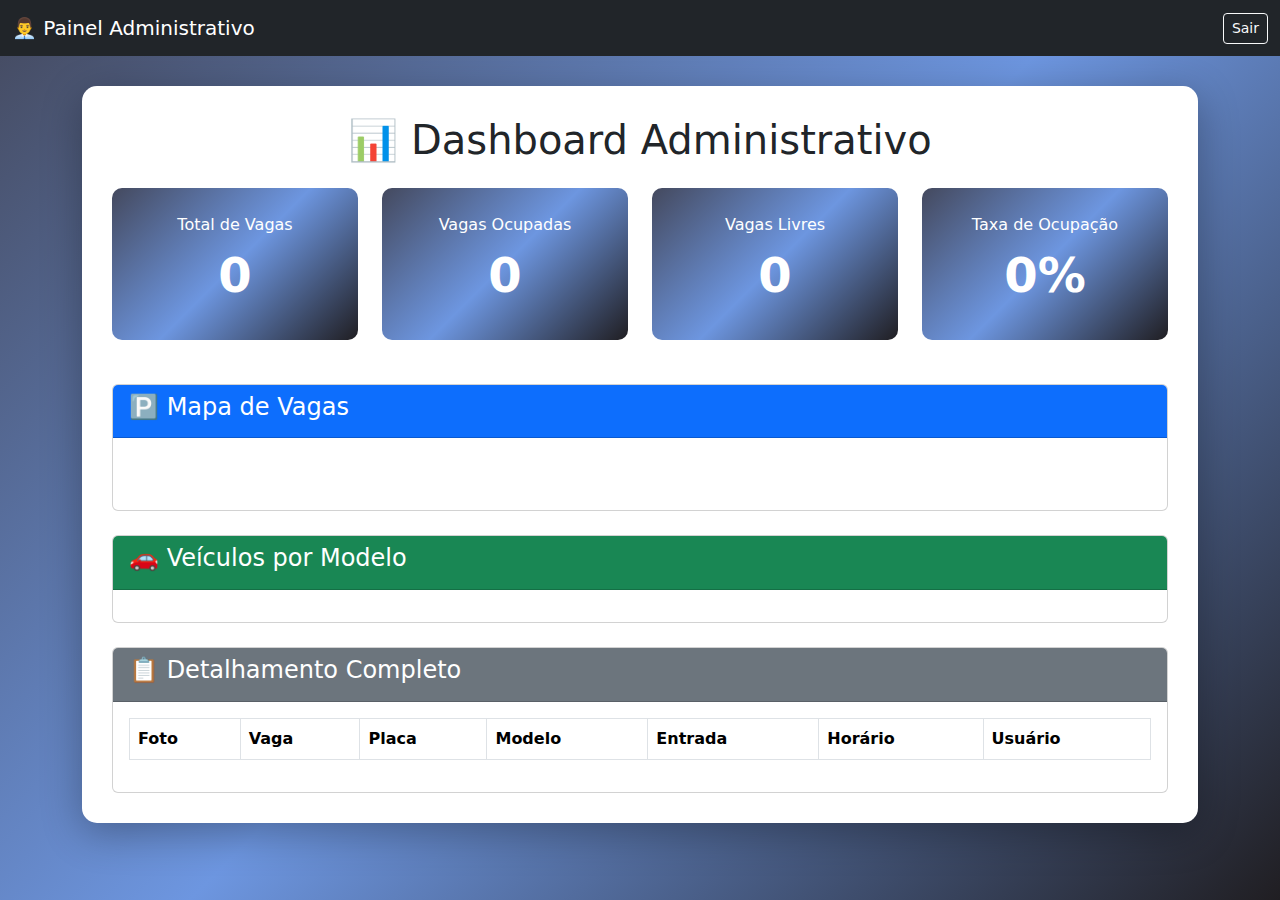
<file: admin.html>
<!doctype html>
<html lang="pt-BR">

<head>
    <meta charset="utf-8">
    <meta name="viewport" content="width=device-width, initial-scale=1">
    <title>Admin - Sistema de Estacionamento</title>
    <link href="https://cdn.jsdelivr.net/npm/bootstrap@5.3.7/dist/css/bootstrap.min.css" rel="stylesheet">
    <link rel="stylesheet" href="css/admin.css">
</head>

<body>
    <nav class="navbar navbar-dark bg-dark">
        <div class="container-fluid">
            <a class="navbar-brand" href="#">👨‍💼 Painel Administrativo</a>
            <button class="btn btn-outline-light btn-sm"  onclick="logout()">Sair</button>
        </div>
    </nav>

    <div class="container">
        <div class="admin-container">
            <h1 class="text-center mb-4">📊 Dashboard Administrativo</h1>

            <!-- Estatísticas Gerais -->
            <div class="row">
                <div class="col-md-3">
                    <div class="stat-card">
                        <p class="mb-0">Total de Vagas</p>
                        <h2 id="adminTotalVagas">0</h2>
                    </div>
                </div>
                <div class="col-md-3">
                    <div class="stat-card">
                        <p class="mb-0">Vagas Ocupadas</p>
                        <h2 id="adminVagasOcupadas">0</h2>
                    </div>
                </div>
                <div class="col-md-3">
                    <div class="stat-card">
                        <p class="mb-0">Vagas Livres</p>
                        <h2 id="adminVagasLivres">0</h2>
                    </div>
                </div>
                <div class="col-md-3">
                    <div class="stat-card">
                        <p class="mb-0">Taxa de Ocupação</p>
                        <h2 id="adminPercentual">0%</h2>
                    </div>
                </div>
            </div>

            <!-- Mapa de Vagas -->
            <div class="card mt-4">
                <div class="card-header bg-primary text-white">
                    <h4>🅿️ Mapa de Vagas</h4>
                </div>
                <div class="card-body">
                    <div id="mapaVagas" class="vaga-grid"></div>
                </div>
            </div>

            <!-- Lista de Veículos por Modelo -->
            <div class="card mt-4">
                <div class="card-header bg-success text-white">
                    <h4>🚗 Veículos por Modelo</h4>
                </div>
                <div class="card-body">
                    <div id="listaModelos"></div>
                </div>
            </div>

            <!-- Tabela Detalhada -->
            <div class="card mt-4">
                <div class="card-header bg-secondary text-white">
                    <h4>📋 Detalhamento Completo</h4>
                </div>
                <div class="card-body">
                    <div class="table-responsive">
                        <table class="table table-bordered table-striped">
                            <thead>
                                <tr>
                                    <th>Foto</th>
                                    <th>Vaga</th>
                                    <th>Placa</th>
                                    <th>Modelo</th>
                                    <th>Entrada</th>
                                    <th>Horário</th>
                                    <th>Usuário</th>
                                </tr>
                            </thead>
                            <tbody id="tabelaVeiculos"></tbody>
                        </table>
                    </div>
                </div>
            </div>
        </div>
    </div>

    <!-- Modal de Detalhes -->
    <div class="modal fade" id="modalDetalhes" tabindex="-1">
        <div class="modal-dialog">
            <div class="modal-content">
                <div class="modal-header">
                    <h5 class="modal-title">Detalhes da Vaga <span id="vagaSelecionada"></span></h5>
                    <button type="button" class="btn-close" data-bs-dismiss="modal"></button>
                </div>
                <div class="modal-body" id="detalhesVaga">
                </div>
            </div>
        </div>
    </div>

    <script src="https://cdn.jsdelivr.net/npm/bootstrap@5.3.7/dist/js/bootstrap.bundle.min.js"></script>
    <script src="script/admin.js"></script>
</body>

</html>
</file>
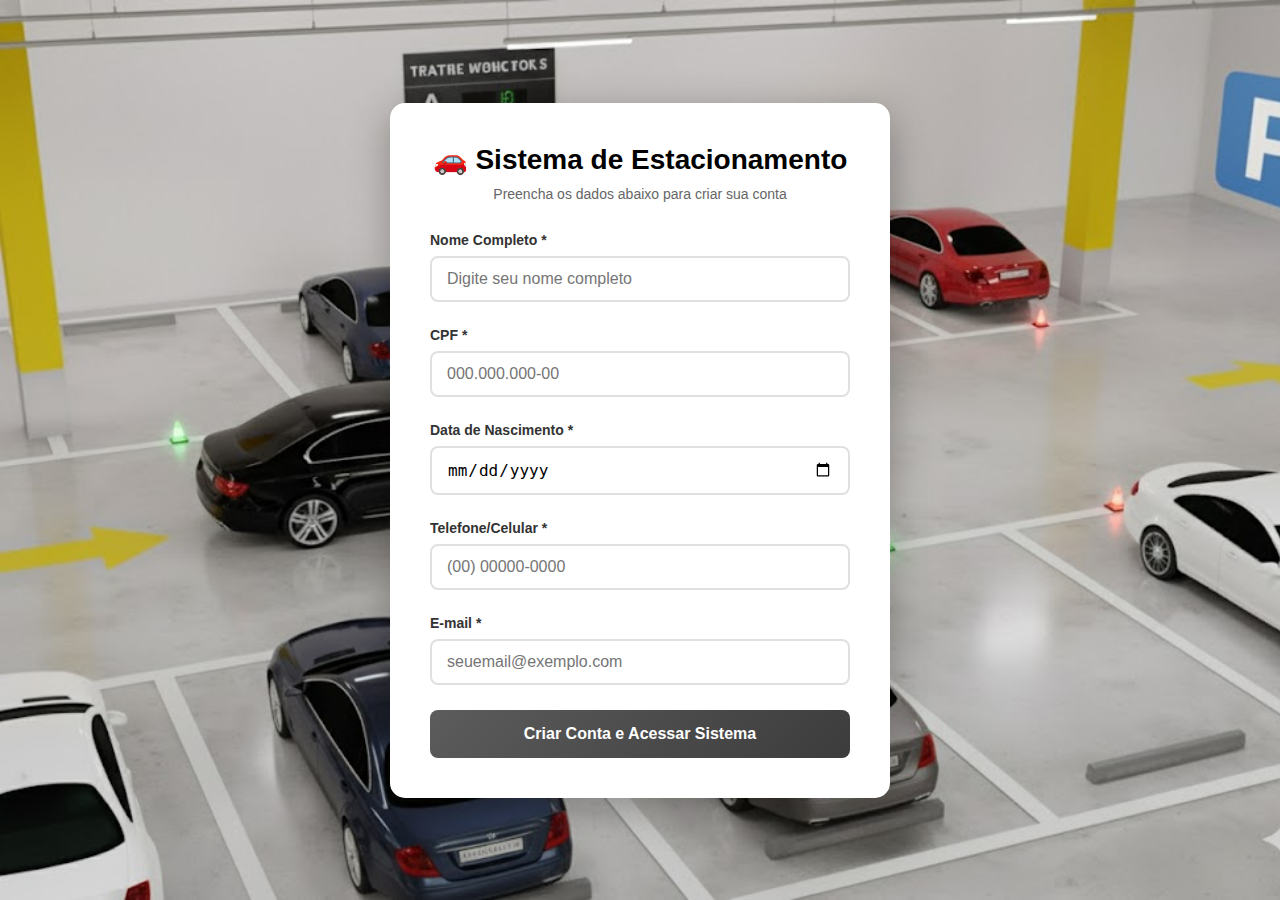
<file: Home.html>
<!doctype html>
<html lang="pt-BR">

<head>
  <meta charset="utf-8">
  <meta name="viewport" content="width=device-width, initial-scale=1">
  <title>Sistema de Estacionamento</title>
  <link href="https://cdn.jsdelivr.net/npm/bootstrap@5.3.7/dist/css/bootstrap.min.css" rel="stylesheet">
  <link rel="stylesheet" href="css/home.css">

</head>

<body>
  <header>
    <nav class="navbar navbar-dark bg-dark">
      <div class="container-fluid">
        <a class="navbar-brand" href="#">🚗 Sistema de Estacionamento</a>
        <div>
          <span class="navbar-text me-3" id="nomeUsuario"></span>
          <button class="btn btn-outline-light btn-sm" onclick="logout()">Sair</button>
        </div>
      </div>
    </nav>
  </header>

  <div class="container mt-4">
    <!-- Estatísticas -->
    <div class="row">
      <div class="col-md-12">
        <div class="estatisticas">
          <h3>📊 Estatísticas do Estacionamento</h3>
          <div class="row mt-3">
            <div class="col-md-3">
              <h4 id="totalVagas">0</h4>
              <small>Total de Vagas</small>
            </div>
            <div class="col-md-3">
              <h4 id="vagasOcupadas">0</h4>
              <small>Vagas Ocupadas</small>
            </div>
            <div class="col-md-3">
              <h4 id="vagasLivres">0</h4>
              <small>Vagas Livres</small>
            </div>
            <div class="col-md-3">
              <h4 id="percentualOcupacao">0%</h4>
              <small>Taxa de Ocupação</small>
            </div>
          </div>
        </div>
      </div>
    </div>

    <!-- Cadastro de Veículo -->
    <div class="row mt-4">
      <div class="col-md-12">
        <div class="card">
          <div class="card-header bg-primary text-white">
            <h4>🚙 Cadastrar Novo Veículo</h4>
          </div>
          <div class="card-body">
            <form id="formCadastroVeiculo">
              <div class="row">
                <div class="col-md-3">
                  <label class="form-label">Foto do Veículo *</label>
                  <input type="file" id="fotoVeiculo" class="form-control" accept="image/*" required>
                  <img id="previewFoto" class="foto-carro mt-2" style="display:none;">
                </div>
                <div class="col-md-3">
                  <label class="form-label">Modelo *</label>
                  <input type="text" id="modeloVeiculo" class="form-control" placeholder="Ex: Honda Civic" required>
                </div>
                <div class="col-md-3">
                  <label class="form-label">Placa *</label>
                  <input type="text" id="placaVeiculo" class="form-control" placeholder="ABC-1234" maxlength="8"
                    required>
                </div>
                <div class="col-md-3">
                  <label class="form-label">Horário de Entrada</label>
                  <input type="time" id="horarioEntrada" class="form-control" required>
                </div>
              </div>
              <div class="row mt-3">
                <div class="col-md-12">
                  <button type="submit" class="btn btn-success">✅ Cadastrar Veículo</button>
                </div>
              </div>
            </form>
          </div>
        </div>
      </div>
    </div>

    <!-- Lista de Veículos -->
    <div class="row mt-4">
      <div class="col-md-12">
        <div class="card">
          <div class="card-header bg-secondary text-white">
            <h4>🅿️ Veículos Estacionados</h4>
          </div>
          <div class="card-body">
            <div id="listaVeiculos"></div>
            <div id="mensagemVazio" class="text-center text-muted" style="display:none;">
              <p>Nenhum veículo estacionado no momento.</p>
            </div>
          </div>
        </div>
      </div>
    </div>
  </div>

  <!-- Modal de Confirmação -->
  <div class="modal fade" id="modalConfirmacao" tabindex="-1">
    <div class="modal-dialog">
      <div class="modal-content">
        <div class="modal-header bg-success text-white">
          <h5 class="modal-title">✅ Veículo Cadastrado!</h5>
          <button type="button" class="btn-close" data-bs-dismiss="modal"></button>
        </div>
        <div class="modal-body">
          <p><strong>Vaga atribuída:</strong> <span id="vagaAtribuida" class="fs-3 text-primary"></span></p>
          <p>O veículo foi cadastrado com sucesso!</p>
        </div>
        <div class="modal-footer">
          <button type="button" class="btn btn-primary" data-bs-dismiss="modal">OK</button>
        </div>
      </div>
    </div>
  </div>

  <script src="https://cdn.jsdelivr.net/npm/bootstrap@5.3.7/dist/js/bootstrap.bundle.min.js"></script>
  <script src="script/estacionamento.js"></script>
</body>

</html>
</file>
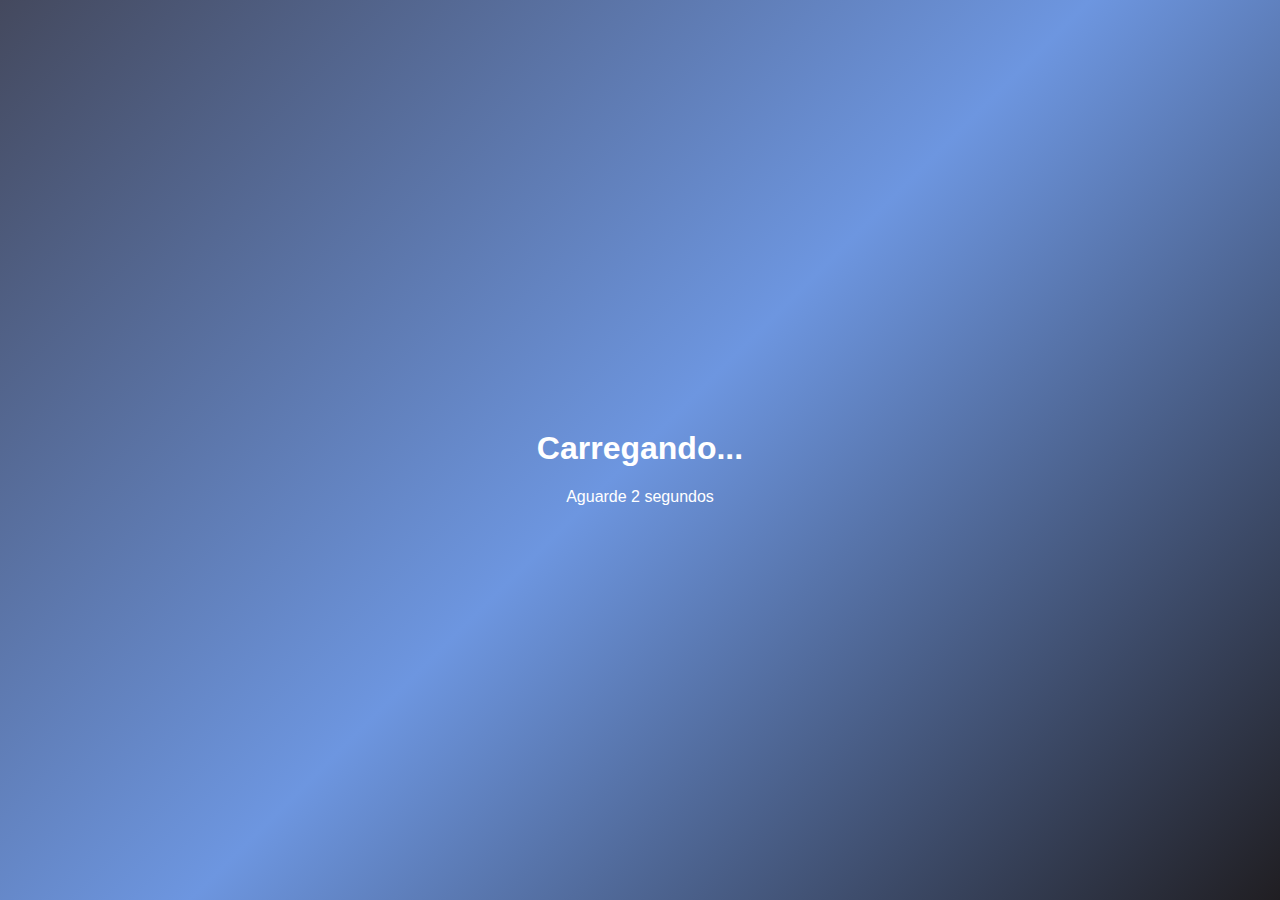
<file: loadging.html>
<!DOCTYPE html>
<html lang="pt-BR">

<head>
    <meta charset="UTF-8">
    <meta name="viewport" content="width=device-width, initial-scale=1.0">
    <title>Tela de Carregamento (Splash Screen)</title>
    <link rel="stylesheet" href="css/loading.css">
</head>

<body>

    <div id="splash-screen">
        <div class="loader"></div>
        <h1 class="loader-text">Carregando...</h1>
        <p class="loader-text">Aguarde 2 segundos</p>
    </div>

    <script src="script/loadging.js"></script>
</body>

</html>
</file>
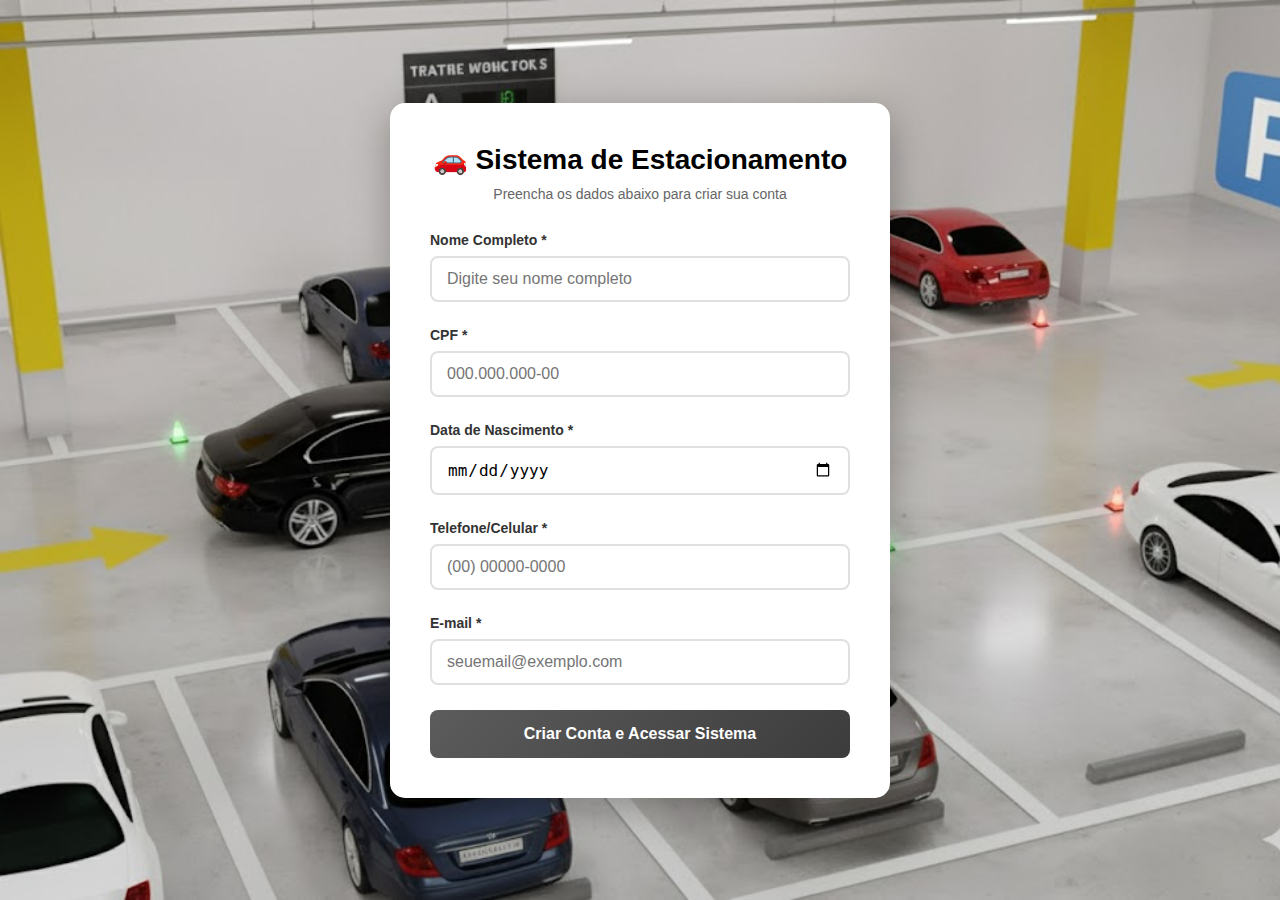
<file: login.html>
<!DOCTYPE html>
<html lang="pt-BR">

<head>
    <meta charset="UTF-8">
    <meta name="viewport" content="width=device-width, initial-scale=1.0">
    <title>Sistema de Estacionamento - Login</title>
    <link rel="stylesheet" href="css/login.css">
</head>

<body>
    <div class="formulario-container">
        <div class="formulario-header">
            <h1>🚗 Sistema de Estacionamento</h1>
            <p>Preencha os dados abaixo para criar sua conta</p>
        </div>

        <form id="formAberturaConta" novalidate>
            <div class="form-grupo">
                <label for="nome">Nome Completo *</label>
                <input type="text" id="nome" name="nome" placeholder="Digite seu nome completo" required>
                <span class="mensagem-erro" id="erro-nome">Campo obrigatório</span>
            </div>

            <div class="form-grupo">
                <label for="cpf">CPF *</label>
                <input type="text" id="cpf" name="cpf" placeholder="000.000.000-00" maxlength="14" required>
                <span class="mensagem-erro" id="erro-cpf">CPF deve conter 11 dígitos</span>
                <span class="mensagem-sucesso" id="sucesso-cpf">✓ CPF válido</span>
            </div>

            <div class="form-grupo">
                <label for="dataNascimento">Data de Nascimento *</label>
                <input type="date" id="dataNascimento" name="dataNascimento" required>
                <span class="mensagem-erro" id="erro-data">Data inválida ou menor de 18 anos</span>
                <span class="mensagem-sucesso" id="sucesso-data">✓ Data válida</span>
            </div>

            <div class="form-grupo">
                <label for="telefone">Telefone/Celular *</label>
                <input type="tel" id="telefone" name="telefone" placeholder="(00) 00000-0000" maxlength="15" required>
                <span class="mensagem-erro" id="erro-telefone">Telefone deve ter 10 ou 11 dígitos</span>
                <span class="mensagem-sucesso" id="sucesso-telefone">✓ Telefone válido</span>
            </div>

            <div class="form-grupo">
                <label for="email">E-mail *</label>
                <input type="email" id="email" name="email" placeholder="seuemail@exemplo.com" required>
                <span class="mensagem-erro" id="erro-email">E-mail inválido</span>
                <span class="mensagem-sucesso" id="sucesso-email">✓ E-mail válido</span>
            </div>

            <button type="submit" class="btn-submit">Criar Conta e Acessar Sistema</button>
        </form>

        <div class="alerta-sucesso" id="alertaSucesso">
            <strong>✓ Sucesso!</strong> Sua conta foi criada com sucesso. Redirecionando para o sistema...
        </div>
    </div>

    <script src="script/validation.js"></script>
       
</body>

</html>
</file>
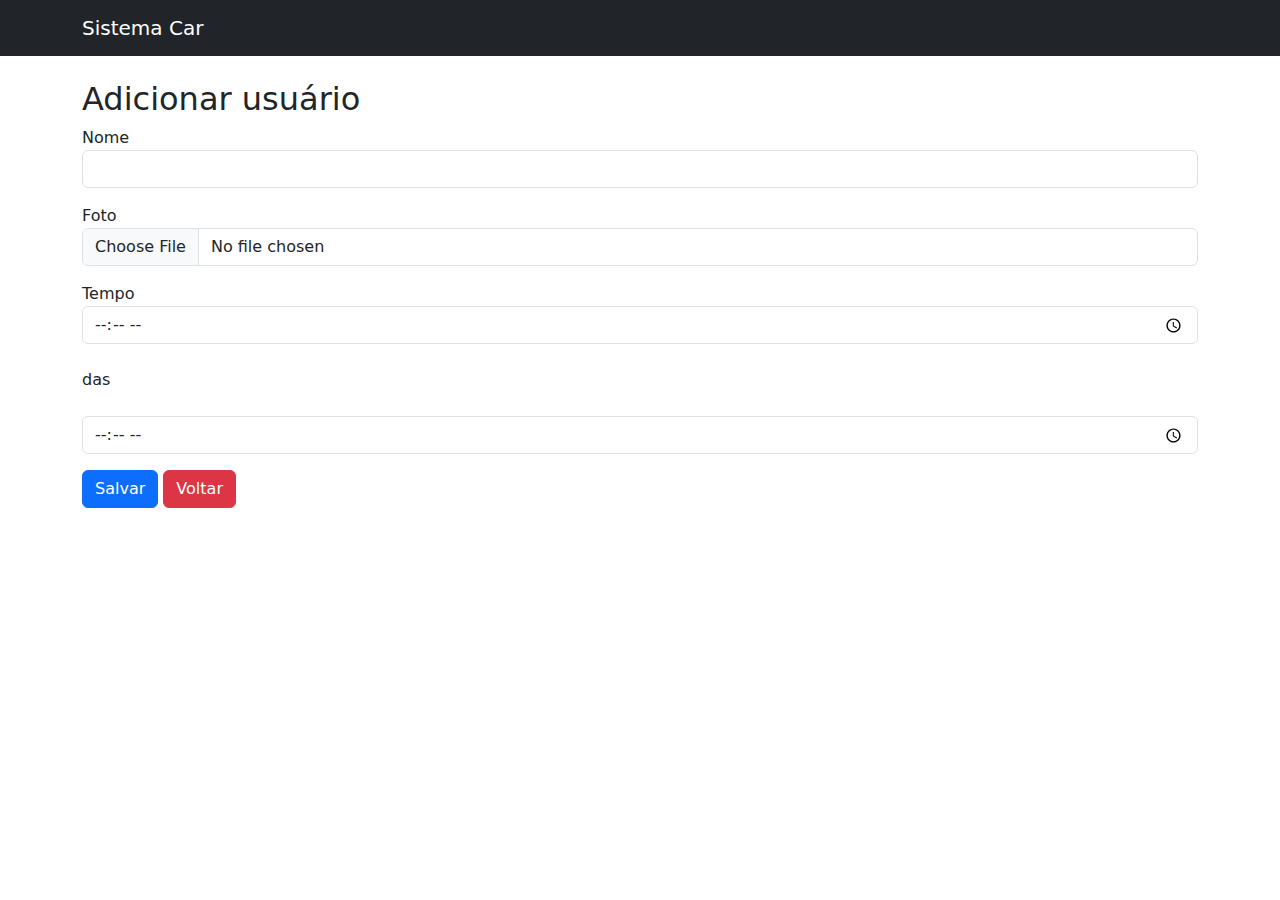
<file: usuario-create.html>
<!doctype html>
<html lang="en">

<head>
  <meta charset="utf-8">
  <meta name="viewport" content="width=device-width, initial-scale=1">
  <title>Criar Usuario</title>
  <link href="https://cdn.jsdelivr.net/npm/bootstrap@5.3.7/dist/css/bootstrap.min.css" rel="stylesheet">
</head>

<body>
  <header>
    <nav class="navbar navbar-dark bg-dark">
      <div class="container-md">
        <a class="navbar-brand" href="#">Sistema Car</a>
      </div>
    </nav>
  </header>
  <div class="container mt-4">
    <h2>Adicionar usuário</h2>
    <form id="formUsuario">
      <div class="mb-3">
        <label>Nome</label>
        <input type="text" id="nome" class="form-control" required>
      </div>

      <div class="mb-3">
        <label>Foto</label>
        <input type="file" id="fileInput" class="form-control" required>
      </div>

      <div class="mb-3">
        <label>Tempo</label>
        <input type="time" id="senha" class="form-control" required>
        <br> <span>das</span> <br> <br>
        <input type="time" id="senha" class="form-control" required>
      </div>

      <button type="submit" class="btn btn-primary" >Salvar</button>
      <a href="index.html" class="btn btn-danger">Voltar</a>
    </form>
  </div>

  <script src="script/index.js"></script>
  <script src="script/usuario-create.js"></script>
  <script src="https://cdn.jsdelivr.net/npm/bootstrap@5.3.7/dist/js/bootstrap.bundle.min.js"></script>
</body>

</html>
</file>
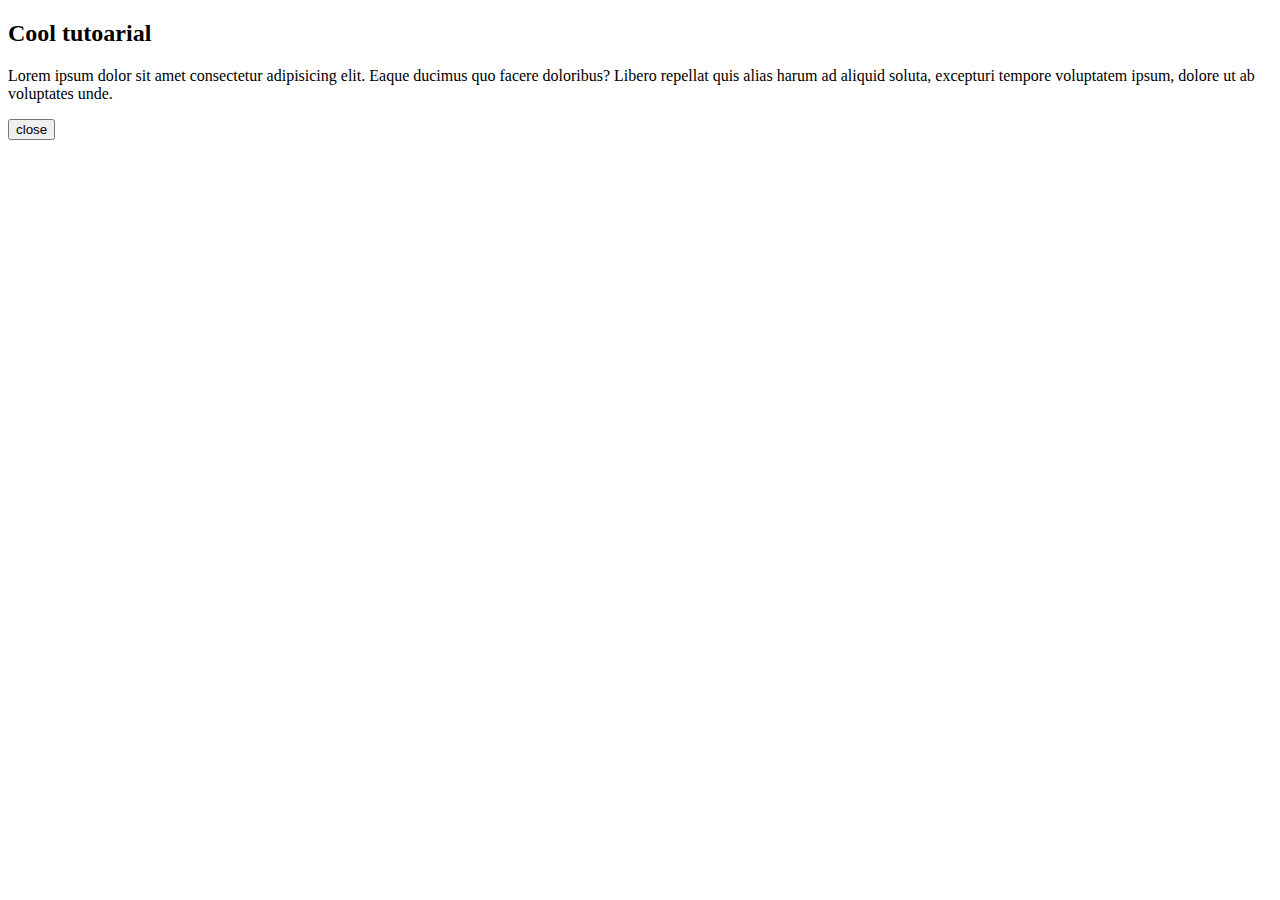
<file: usuario-error.html>
<!DOCTYPE html>
<html lang="pt">
<head>
    <meta charset="UTF-8">
    <meta name="viewport" content="width=device-width, initial-scale=1.0">
    <title>Document</title>
</head>
<body>
    <div class="modal" id="modal">
        <div class="modal-inner">
            <h2>Cool tutoarial</h2>
            <p>
                Lorem ipsum dolor sit amet consectetur adipisicing elit. Eaque ducimus quo facere doloribus? Libero repellat
                quis alias harum ad aliquid soluta, excepturi tempore voluptatem ipsum, dolore ut ab voluptates unde.
            </p>
    <button id="closeModal">close</button>
</body>
</html>
</file>
<file: css/admin.css>
body {
     background: linear-gradient(135deg, #44495e 0%, #6d96e0 50%, #201e22 100%);
    min-height: 100vh;
}

.admin-container {
    background: white;
    border-radius: 15px;
    padding: 30px;
    margin-top: 30px;
    box-shadow: 0 10px 40px rgba(0, 0, 0, 0.3);
}

.stat-card {
     background: linear-gradient(135deg, #44495e 0%, #6d96e0 50%, #201e22 100%);
    color: white;
    padding: 25px;
    border-radius: 10px;
    margin-bottom: 20px;
    text-align: center;
}

.stat-card h2 {
    font-size: 3rem;
    font-weight: bold;
    margin: 10px 0;
}

.vaga-grid {
    display: grid;
    grid-template-columns: repeat(auto-fill, minmax(60px, 1fr));
    gap: 10px;
    margin: 20px 0;
}

.vaga-box {
    border: 2px solid #ddd;
    border-radius: 5px;
    padding: 10px;
    text-align: center;
    font-weight: bold;
    cursor: pointer;
    transition: all 0.3s;
}

.vaga-box.ocupada {
    background-color: #f44336;
    color: white;
    border-color: #d32f2f;
}

.vaga-box.livre {
    background-color: #4caf50;
    color: white;
    border-color: #388e3c;
}

.vaga-box:hover {
    transform: scale(1.1);
    box-shadow: 0 5px 15px rgba(0, 0, 0, 0.3);
}

.modelo-item {
    background: #f5f5f5;
    padding: 15px;
    margin: 10px 0;
    border-radius: 8px;
    border-left: 4px solid #667eea;
}

.foto-admin {
    width: 80px;
    height: 80px;
    object-fit: cover;
    border-radius: 8px;
}
</file>
<file: css/home.css>
.vaga-card {
        border: 2px solid #ddd;
        border-radius: 8px;
        padding: 15px;
        margin: 10px 0;
        transition: all 0.3s;
    }

    .vaga-ocupada {
        background-color: #ffebee;
        border-color: #f44336;
    }

    .vaga-livre {
        background-color: #e8f5e9;
        border-color: #4caf50;
    }

    .foto-carro {
        width: 100px;
        height: 100px;
        object-fit: cover;
        border-radius: 8px;
    }

    .estatisticas {
        background: linear-gradient(135deg, #44495e 0%, #6d96e0 50%, #201e22 100%);
        color: white;
        padding: 20px;
        border-radius: 10px;
        margin-bottom: 20px;
    }
</file>
<file: css/loading.css>
/* --- ESTILOS GERAIS PARA A TELA DE CARREGAMENTO --- */
body {
    margin: 0;
    display: flex;
    justify-content: center;
    align-items: center;
    min-height: 100vh;
    background: linear-gradient(135deg, #44495e 0%, #6d96e0 50%, #201e22 100%);;
    /* Cor de fundo da tela de carregamento */
    font-family: sans-serif;
    flex-direction: column;
}

/* --- SEU CÓDIGO CSS DO LOADER --- */

/* HTML: <div class="loader"></div> */
.loader {
    height: 30px;
    aspect-ratio: 6;
    --c: #0000 64%, #ffffff 66% 98%, #ffffff00 101%;
    background:
        radial-gradient(35% 146% at 50% 159%, var(--c)) 0 0,
        radial-gradient(35% 146% at 50% -59%, var(--c)) 25% 100%;
    background-size: calc(100%/3) 50%;
    background-repeat: repeat-x;
    clip-path: inset(0 100% 0 0);
    animation: l2 1s infinite linear;
}

.loader-text{
    text-align: center;
    color: #fff;
}

@keyframes l2 {

    90%,
    to {
        clip-path: inset(0)
    }
}
</file>
<file: css/login.css>
* {
    margin: 0;
    padding: 0;
    box-sizing: border-box;
}

body {
    font-family: 'Segoe UI', Tahoma, Geneva, Verdana, sans-serif;
    background: url(../img/image.png);
    background-repeat: no-repeat;
    background-size: cover;
    min-height: 100vh;
    display: flex;
    justify-content: center;
    align-items: center;
    padding: 20px;
}

.formulario-container {
    background-color: white;
    border-radius: 15px;
    box-shadow: 0 10px 40px rgba(0, 0, 0, 0.3);
    padding: 40px;
    max-width: 500px;
    width: 100%;
}

.formulario-header {
    text-align: center;
    margin-bottom: 30px;
}

.formulario-header h1 {
    color: #000000;
    font-size: 28px;
    margin-bottom: 10px;
}

.formulario-header p {
    color: #666;
    font-size: 14px;
}

.form-grupo {
    margin-bottom: 25px;
}

.form-grupo label {
    display: block;
    color: #333;
    font-weight: 600;
    margin-bottom: 8px;
    font-size: 14px;
}

.form-grupo input {
    width: 100%;
    padding: 12px 15px;
    border: 2px solid #e0e0e0;
    border-radius: 8px;
    font-size: 16px;
    transition: all 0.3s ease;
}

.form-grupo input:focus {
    outline: none;
    background: linear-gradient(135deg, #487CAE 50%, #000000 100%);
    box-shadow: 0 0 0 3px rgba(240, 243, 255, 0.1);
}

.form-grupo input.erro {
    border-color: #dc3545;
}

.form-grupo input.sucesso {
    border-color: #28a745;
}

.mensagem-erro {
    color: #dc3545;
    font-size: 13px;
    margin-top: 5px;
    display: none;
}

.mensagem-erro.mostrar {
    display: block;
}

.mensagem-sucesso {
    color: #28a745;
    font-size: 13px;
    margin-top: 5px;
    display: none;
}

.mensagem-sucesso.mostrar {
    display: block;
}

.btn-submit {
    width: 100%;
    padding: 15px;
    background: linear-gradient(135deg, #5c5c5c 0%, #3d3c3c 100%);
    color: white;
    border: none;
    border-radius: 8px;
    font-size: 16px;
    font-weight: 600;
    cursor: pointer;
    transition: transform 0.2s ease;
}

.btn-submit:hover {
    transform: translateY(-2px);
    box-shadow: 0 5px 20px rgba(77, 78, 82, 0.918);
}

.btn-submit:active {
    transform: translateY(0);
}

.alerta-sucesso {
    background-color: #d4edda;
    border: 1px solid #c3e6cb;
    color: #155724;
    padding: 15px;
    border-radius: 8px;
    margin-top: 20px;
    display: none;
}

.alerta-sucesso.mostrar {
    display: block;
}
</file>
